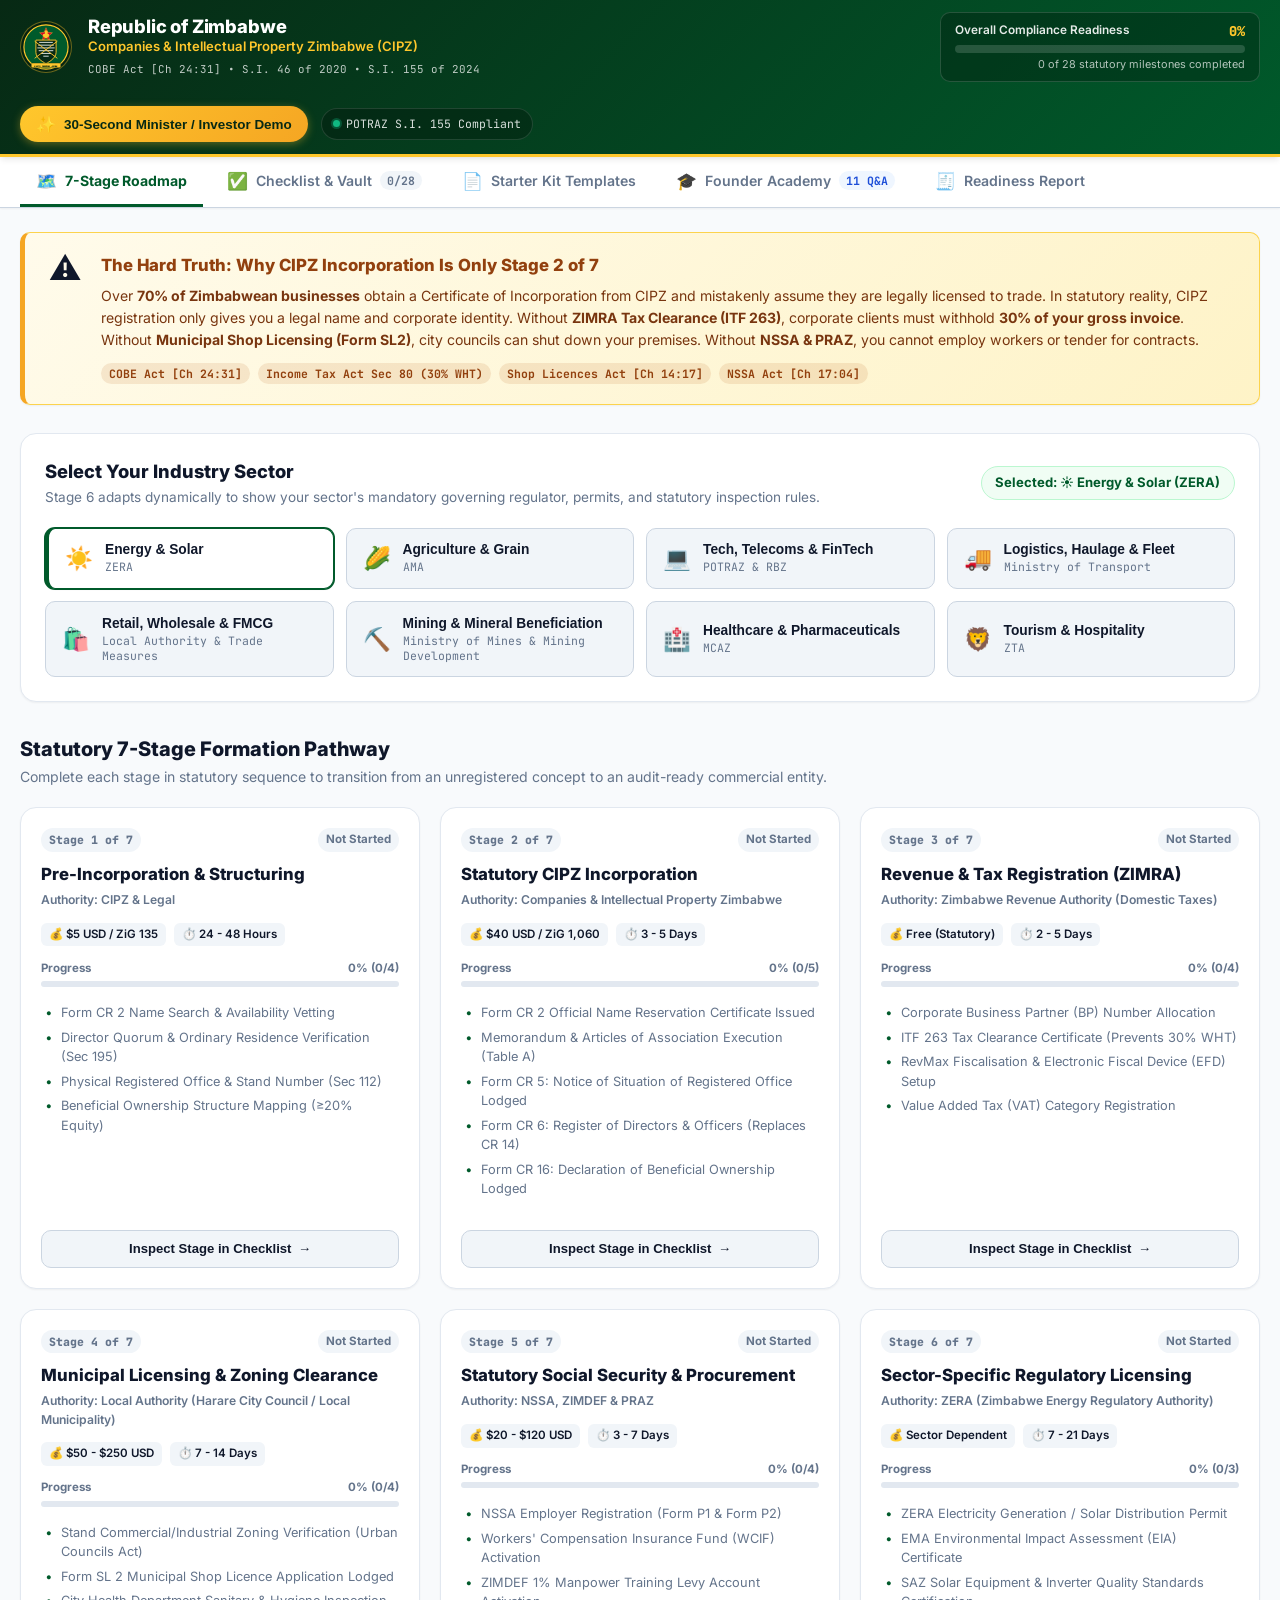
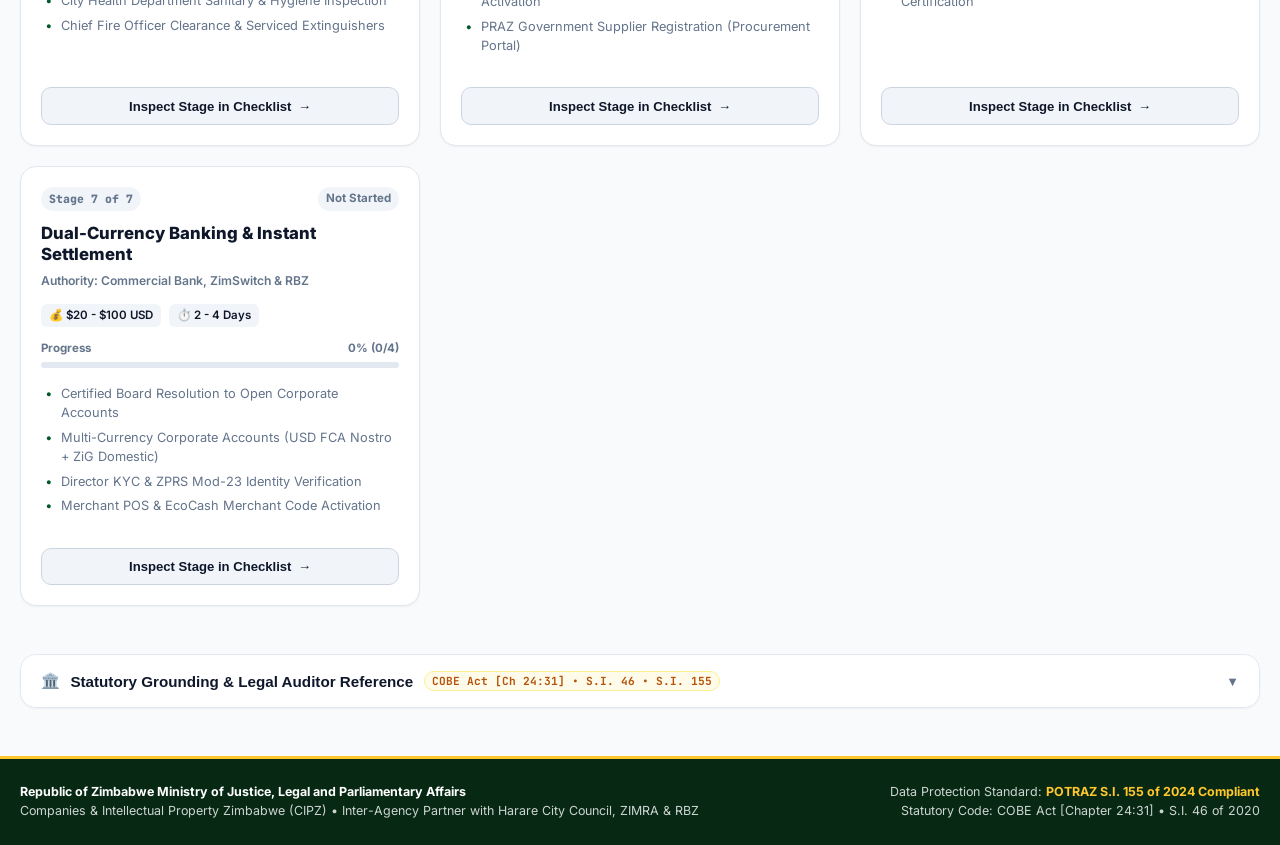
<file: index.html>
<!DOCTYPE html>
<html lang="en">
<head>
  <meta charset="UTF-8">
  <meta name="viewport" content="width=device-width, initial-scale=1.0">
  <title>Zimbabwe Entrepreneur Launchpad | Official CIPZ Formation & Compliance Co-Pilot</title>
  <meta name="description" content="Official Republic of Zimbabwe Entrepreneur Launchpad. 7-Stage Company Registration & Statutory Compliance Co-Pilot under COBE Act [Ch 24:31], S.I. 46 of 2020, ZIMRA, Municipal Licensing, and S.I. 155 of 2024.">
  <link rel="stylesheet" href="style.css">
  <link rel="preconnect" href="https://fonts.googleapis.com">
  <link rel="preconnect" href="https://fonts.gstatic.com" crossorigin>
  <link href="https://fonts.googleapis.com/css2?family=Inter:wght@400;500;600;700;800&family=JetBrains+Mono:wght@400;500;600;700&display=swap" rel="stylesheet">
</head>
<body>

  <!-- Official Top Government Header -->
  <header class="gov-top-banner">
    <div class="banner-inner">
      <div class="brand-block">
        <div class="crest-vector-wrapper" title="Republic of Zimbabwe Official Emblem">
          <!-- Official Republic of Zimbabwe Coat of Arms Vector Badge -->
          <svg class="crest-svg" viewBox="0 0 100 100" fill="none" xmlns="http://www.w3.org/2000/svg" aria-label="Zimbabwe Coat of Arms">
            <circle cx="50" cy="50" r="48" fill="#005A2B" stroke="#FFC72C" stroke-width="2.5"/>
            <path d="M50 8 L54 18 L64 19 L56 26 L58 36 L50 30 L42 36 L44 26 L36 19 L46 18 Z" fill="#D90429" stroke="#FFC72C" stroke-width="0.8"/>
            <path d="M47 16 C48 13, 52 13, 53 16 C55 18, 54 22, 52 24 C51 25, 49 25, 48 24 Z" fill="#FFC72C"/>
            <path d="M44 22 C47 20, 53 20, 56 22 C58 25, 56 30, 50 31 C44 30, 42 25, 44 22 Z" fill="#FFC72C"/>
            <path d="M28 35 H72 V62 C72 76, 50 86, 50 86 C50 86, 28 76, 28 62 Z" fill="#072914" stroke="#FFC72C" stroke-width="2"/>
            <path d="M36 40 H64 M34 46 H66 M32 52 H68 M35 58 H65 M40 64 H60 M45 70 H55" stroke="#FFFFFF" stroke-width="1.8" stroke-linecap="round"/>
            <line x1="26" y1="74" x2="74" y2="38" stroke="#FFC72C" stroke-width="2" stroke-linecap="round"/>
            <line x1="74" y1="74" x2="26" y2="38" stroke="#FFC72C" stroke-width="2" stroke-linecap="round"/>
            <rect x="18" y="85" width="64" height="10" rx="3" fill="#FFC72C" stroke="#072914" stroke-width="0.8"/>
            <text x="50" y="92.5" font-size="4.2" font-family="'Inter', sans-serif" font-weight="900" fill="#072914" text-anchor="middle" letter-spacing="0.3">UNITY • FREEDOM • WORK</text>
          </svg>
        </div>
        <div class="brand-text">
          <h1>Republic of Zimbabwe</h1>
          <div class="brand-subtitle">Companies & Intellectual Property Zimbabwe (CIPZ)</div>
          <span class="statutory-tag">COBE Act [Ch 24:31] • S.I. 46 of 2020 • S.I. 155 of 2024</span>
        </div>
      </div>

      <div class="header-center-meter">
        <div class="meter-label-row">
          <span class="meter-title">Overall Compliance Readiness</span>
          <span class="meter-percent" id="headerPercentText">0%</span>
        </div>
        <div class="meter-bar-track">
          <div class="meter-bar-fill" id="headerProgressBar" style="width: 0%;"></div>
        </div>
        <div class="meter-sub-label" id="headerSubLabel">0 of 28 statutory milestones completed</div>
      </div>

      <div class="header-actions">
        <!-- 30-Second Executive Demo Button -->
        <button type="button" class="btn-exec-demo" id="execDemoBtn" title="Launch automated 30-second presentation for Ministers and Investors">
          <span class="sparkle-icon">✨</span>
          <span>30-Second Minister / Investor Demo</span>
        </button>

        <div class="security-badge-header">
          <span class="pulse-dot"></span>
          <span>POTRAZ S.I. 155 Compliant</span>
        </div>
      </div>
    </div>
  </header>

  <!-- Navigation Tabs Bar -->
  <nav class="portal-tabs-nav" aria-label="Portal Navigation Tabs">
    <div class="tabs-container">
      <button type="button" class="tab-btn active" data-tab="roadmap" id="tabBtnRoadmap">
        <span class="tab-icon">🗺️</span>
        <span class="tab-label">7-Stage Roadmap</span>
      </button>
      <button type="button" class="tab-btn" data-tab="checklist" id="tabBtnChecklist">
        <span class="tab-icon">✅</span>
        <span class="tab-label">Checklist & Vault</span>
        <span class="tab-badge" id="tabChecklistBadge">0/28</span>
      </button>
      <button type="button" class="tab-btn" data-tab="templates" id="tabBtnTemplates">
        <span class="tab-icon">📄</span>
        <span class="tab-label">Starter Kit Templates</span>
      </button>
      <button type="button" class="tab-btn" data-tab="academy" id="tabBtnAcademy">
        <span class="tab-icon">🎓</span>
        <span class="tab-label">Founder Academy</span>
        <span class="tab-badge info">11 Q&amp;A</span>
      </button>
      <button type="button" class="tab-btn" data-tab="report" id="tabBtnReport">
        <span class="tab-icon">🧾</span>
        <span class="tab-label">Readiness Report</span>
      </button>
    </div>
  </nav>

  <!-- Executive Demo Controller Bar (Displays during presentation mode) -->
  <aside class="demo-controller-bar" id="demoControllerBar" style="display: none;">
    <div class="demo-controller-inner">
      <div class="demo-title-area">
        <span class="demo-live-pill">LIVE EXECUTIVE DEMO</span>
        <span class="demo-status-text" id="demoStatusText">Step 1: Inspecting 7-Stage Formation Roadmap</span>
      </div>
      <div class="demo-step-track">
        <span class="demo-dot" id="dot1"></span>
        <span class="demo-dot" id="dot2"></span>
        <span class="demo-dot" id="dot3"></span>
        <span class="demo-dot" id="dot4"></span>
        <span class="demo-dot" id="dot5"></span>
      </div>
      <div class="demo-controls-group">
        <button type="button" class="btn-ctrl" id="btnPauseDemo">⏸️ Pause</button>
        <button type="button" class="btn-ctrl" id="btnFastForward">⏭️ Jump to Report</button>
        <button type="button" class="btn-ctrl btn-ctrl-stop" id="btnExitDemo">✕ Exit Demo</button>
      </div>
    </div>
  </aside>

  <!-- Main Content Container -->
  <main class="main-content-area">

    <!-- ================================================================= -->
    <!-- SECTION 1: 🗺️ 7-STAGE ROADMAP -->
    <!-- ================================================================= -->
    <section class="tab-section active" id="sectionRoadmap">
      
      <!-- Reality Check Warning Callout -->
      <div class="reality-check-callout">
        <div class="callout-icon">⚠️</div>
        <div class="callout-content">
          <h4>The Hard Truth: Why CIPZ Incorporation Is Only Stage 2 of 7</h4>
          <p>
            Over <strong>70% of Zimbabwean businesses</strong> obtain a Certificate of Incorporation from CIPZ and mistakenly assume they are legally licensed to trade. In statutory reality, CIPZ registration only gives you a legal name and corporate identity. Without <strong>ZIMRA Tax Clearance (ITF 263)</strong>, corporate clients must withhold <strong>30% of your gross invoice</strong>. Without <strong>Municipal Shop Licensing (Form SL2)</strong>, city councils can shut down your premises. Without <strong>NSSA &amp; PRAZ</strong>, you cannot employ workers or tender for contracts.
          </p>
          <div class="callout-meta-tags">
            <span class="pill-tag">COBE Act [Ch 24:31]</span>
            <span class="pill-tag">Income Tax Act Sec 80 (30% WHT)</span>
            <span class="pill-tag">Shop Licences Act [Ch 14:17]</span>
            <span class="pill-tag">NSSA Act [Ch 17:04]</span>
          </div>
        </div>
      </div>

      <!-- Sector Selector Bar -->
      <div class="sector-selection-card">
        <div class="sector-header-flex">
          <div>
            <h3>Select Your Industry Sector</h3>
            <p>Stage 6 adapts dynamically to show your sector's mandatory governing regulator, permits, and statutory inspection rules.</p>
          </div>
          <div class="sector-badge-current" id="activeSectorLabel">
            Selected: ☀️ Energy &amp; Solar (ZERA)
          </div>
        </div>

        <div class="sector-pills-grid" id="sectorPillsGrid">
          <!-- Dynamically populated via app.js -->
        </div>
      </div>

      <!-- 7-Stage Dynamic Roadmap Grid -->
      <div class="roadmap-stages-header">
        <h3>Statutory 7-Stage Formation Pathway</h3>
        <p>Complete each stage in statutory sequence to transition from an unregistered concept to an audit-ready commercial entity.</p>
      </div>

      <div class="roadmap-stages-grid" id="roadmapStagesGrid">
        <!-- Dynamically rendered via app.js -->
      </div>

    </section>

    <!-- ================================================================= -->
    <!-- SECTION 2: ✅ CHECKLIST & DOCUMENT VAULT -->
    <!-- ================================================================= -->
    <section class="tab-section" id="sectionChecklist">
      
      <!-- Vault Controls Bar -->
      <div class="checklist-controls-card">
        <div class="checklist-controls-top">
          <div class="search-box-wrapper">
            <span class="search-icon">🔍</span>
            <input 
              type="text" 
              id="checklistSearchInput" 
              class="checklist-search-input" 
              placeholder="Search requirements, statutes, forms (e.g. CR6, ZIMRA, ITF 263, NSSA)..."
            >
            <button type="button" class="btn-clear-search" id="btnClearSearch" style="display:none;">✕</button>
          </div>

          <div class="vault-stats-display">
            <div class="vstat-block">
              <span class="vstat-num" id="vaultCompletedCount">0/28</span>
              <span class="vstat-label">Milestones Cleared</span>
            </div>
            <div class="vstat-block">
              <span class="vstat-num" id="vaultFilesCount">0</span>
              <span class="vstat-label">Documents Vaulted</span>
            </div>
          </div>
        </div>

        <!-- Filter Tabs / Pills by Stage -->
        <div class="stage-filter-pills" id="stageFilterPills">
          <button type="button" class="sfilter-pill active" data-stage="all">All Stages (28)</button>
          <button type="button" class="sfilter-pill" data-stage="1">Stage 1: Pre-Inc (4)</button>
          <button type="button" class="sfilter-pill" data-stage="2">Stage 2: CIPZ (5)</button>
          <button type="button" class="sfilter-pill" data-stage="3">Stage 3: ZIMRA (4)</button>
          <button type="button" class="sfilter-pill" data-stage="4">Stage 4: Municipal (4)</button>
          <button type="button" class="sfilter-pill" data-stage="5">Stage 5: NSSA/PRAZ (4)</button>
          <button type="button" class="sfilter-pill" data-stage="6">Stage 6: Sector (3)</button>
          <button type="button" class="sfilter-pill" data-stage="7">Stage 7: Banking (4)</button>
        </div>
      </div>

      <!-- Checklist Items Container -->
      <div class="checklist-items-container" id="checklistItemsContainer">
        <!-- Rendered dynamically by app.js -->
      </div>

    </section>

    <!-- ================================================================= -->
    <!-- SECTION 3: 📄 STARTER KIT TEMPLATES -->
    <!-- ================================================================= -->
    <section class="tab-section" id="sectionTemplates">
      
      <div class="templates-hero-banner">
        <div>
          <h3>Zimbabwe Legal Starter Kit Templates</h3>
          <p>
            Lawyer-vetted, production-grade text templates formatted specifically for Zimbabwe's Companies and Other Business Entities Act [Chapter 24:31], S.I. 46 of 2020, and local municipal bylaws. Copy or download ready to insert your company details.
          </p>
        </div>
        <div class="templates-count-badge">8 Statutory Templates Ready</div>
      </div>

      <div class="templates-grid" id="templatesGrid">
        <!-- Dynamically rendered via app.js -->
      </div>

    </section>

    <!-- ================================================================= -->
    <!-- SECTION 4: 🎓 FOUNDER ACADEMY -->
    <!-- ================================================================= -->
    <section class="tab-section" id="sectionAcademy">
      
      <div class="academy-hero-banner">
        <div>
          <h3>Founder Academy: Zimbabwe Compliance in Plain English</h3>
          <p>
            Answers to the 11 most dangerous legal, tax, and licensing misconceptions that trip up Zimbabwean entrepreneurs, grounded strictly in statutory legislation.
          </p>
        </div>
        <div class="academy-badge-tag">11 Essential Questions Answered</div>
      </div>

      <div class="academy-accordion-container" id="academyAccordionContainer">
        <!-- Dynamically populated via app.js -->
      </div>

    </section>

    <!-- ================================================================= -->
    <!-- SECTION 5: 🧾 READINESS REPORT -->
    <!-- ================================================================= -->
    <section class="tab-section" id="sectionReport">
      
      <div class="report-container" id="printableReport">
        
        <!-- Report Header Bar -->
        <div class="report-official-header">
          <div class="report-header-left">
            <div class="report-crest-mini">🇿🇼</div>
            <div>
              <h3>Official Statutory Readiness Report</h3>
              <p>Republic of Zimbabwe Unified Business Formation Assessment</p>
              <span class="report-date" id="reportGeneratedDate">Generated: 06 October 2026</span>
            </div>
          </div>
          <div class="report-header-actions no-print">
            <button type="button" class="btn-primary-action btn-print-report" id="btnPrintReport">
              <span>🖨️</span>
              <span>Print Official Report</span>
            </button>
            <button type="button" class="btn-secondary" id="btnCopyReportSummary">
              <span>📋</span>
              <span>Copy Summary</span>
            </button>
            <button type="button" class="btn-secondary btn-danger-action" id="btnResetAllData">
              <span>🔄</span>
              <span>Reset Progress</span>
            </button>
          </div>
        </div>

        <!-- Scorecard Summary Cards Grid -->
        <div class="report-scorecard-grid">
          <div class="scorecard-main-card">
            <div class="score-circle-wrapper">
              <svg class="score-circle-svg" viewBox="0 0 100 100">
                <circle cx="50" cy="50" r="42" class="score-circle-bg"/>
                <circle cx="50" cy="50" r="42" class="score-circle-meter" id="reportScoreCircle" stroke-dasharray="264" stroke-dashoffset="264"/>
              </svg>
              <div class="score-circle-text">
                <span class="score-val" id="reportScoreVal">0%</span>
                <span class="score-sub">COMPLIANCE</span>
              </div>
            </div>
            <div class="score-desc-block">
              <div class="score-status-badge" id="reportStatusBadge">Pre-Trading / Initial Phase</div>
              <h4 id="reportEntityTitle">Entity Formation Assessment</h4>
              <p id="reportStatusSummary">
                Your company is in the preliminary structuring phase. Critical statutory steps including CIPZ registration, ZIMRA tax clearance, and municipal licensing remain outstanding.
              </p>
            </div>
          </div>

          <div class="scorecard-stats-subgrid">
            <div class="sstat-card">
              <div class="sstat-icon">🗺️</div>
              <div class="sstat-data">
                <span class="sstat-number" id="repStatStages">0 / 7</span>
                <span class="sstat-desc">Stages Fully Completed</span>
              </div>
            </div>
            <div class="sstat-card">
              <div class="sstat-icon">✅</div>
              <div class="sstat-data">
                <span class="sstat-number" id="repStatMilestones">0 / 28</span>
                <span class="sstat-desc">Milestones Cleared</span>
              </div>
            </div>
            <div class="sstat-card">
              <div class="sstat-icon">🔒</div>
              <div class="sstat-data">
                <span class="sstat-number" id="repStatVaulted">0 / 10</span>
                <span class="sstat-desc">Documents in Vault</span>
              </div>
            </div>
            <div class="sstat-card">
              <div class="sstat-icon">⚖️</div>
              <div class="sstat-data">
                <span class="sstat-number" id="repStatSector">Energy (ZERA)</span>
                <span class="sstat-desc">Active Sector Regime</span>
              </div>
            </div>
          </div>
        </div>

        <!-- Stage-by-Stage Breakdown Table -->
        <div class="report-section-card">
          <h4>Stage-by-Stage Compliance Breakdown</h4>
          <div class="stage-breakdown-list" id="reportStageBreakdownList">
            <!-- Dynamically populated via app.js -->
          </div>
        </div>

        <!-- Critical Outstanding Blockers Callout -->
        <div class="report-section-card" id="reportBlockersCard">
          <h4>⚠️ Outstanding Compliance Blockers</h4>
          <p class="section-subtext">Address these items prior to opening doors or submitting invoices to avoid severe statutory penalties.</p>
          <div class="blockers-list" id="reportBlockersList">
            <!-- Dynamically populated via app.js -->
          </div>
        </div>

        <!-- Pre-Generated Official CIPZ Forms Link Box -->
        <div class="report-section-card official-forms-box">
          <h4>Official Statutory Demonstration Forms (S.I. 46 of 2020)</h4>
          <p class="section-subtext">
            Standard statutory returns assembled under the Companies and Other Business Entities Act [Chapter 24:31]:
          </p>
          <div class="pdf-links-row">
            <a href="generated_forms/CR2_name_reservation_vanguard_agro-logist.pdf" target="_blank" download class="rep-pdf-link">
              <span>📄</span> Form CR 2: Name Reservation
            </a>
            <a href="generated_forms/CR5_registered_office_vanguard_agro-logist.pdf" target="_blank" download class="rep-pdf-link">
              <span>📍</span> Form CR 5: Registered Office
            </a>
            <a href="generated_forms/CR6_directors_officers_vanguard_agro-logist.pdf" target="_blank" download class="rep-pdf-link">
              <span>👥</span> Form CR 6: Directors &amp; Officers
            </a>
            <a href="generated_forms/CR16_beneficial_ownership_vanguard_agro-logist.pdf" target="_blank" download class="rep-pdf-link">
              <span>🛡️</span> Form CR 16: Beneficial Ownership
            </a>
          </div>
        </div>

      </div>

    </section>

    <!-- ================================================================= -->
    <!-- EXPANDABLE STATUTORY DRAWER (LEGAL AUDITOR MODE) -->
    <!-- ================================================================= -->
    <section class="statutory-drawer-container">
      <button type="button" class="drawer-header-btn" id="drawerToggleBtn" aria-expanded="false">
        <div class="drawer-title-group">
          <span>🏛️</span>
          <span>Statutory Grounding &amp; Legal Auditor Reference</span>
          <span class="drawer-badge">COBE Act [Ch 24:31] • S.I. 46 • S.I. 155</span>
        </div>
        <span class="drawer-toggle-icon" id="drawerToggleIcon">▼</span>
      </button>

      <div class="drawer-content" id="drawerContent" style="display: none;">
        <div class="statutory-grid">
          
          <article class="statutory-article">
            <h5>COBE Act [Chapter 24:31] &amp; S.I. 46 of 2020</h5>
            <p>Every milestone in this launchpad strictly satisfies Zimbabwe's statutory corporate framework:</p>
            <ul>
              <li><strong>Section 26:</strong> Form CR 2 name search and reservation vetting with CIPZ.</li>
              <li><strong>Section 112:</strong> Form CR 5 mandatory physical registered office in Zimbabwe.</li>
              <li><strong>Section 195:</strong> Form CR 6 requirement of &ge;2 directors, with &ge;1 ordinarily resident in Zimbabwe.</li>
              <li><strong>Section 216:</strong> Mandatory appointment of a registered company secretary.</li>
              <li><strong>Section 276:</strong> Form CR 16 Beneficial Ownership declaration (&ge;20% equity or voting control).</li>
            </ul>
          </article>

          <article class="statutory-article">
            <h5>Income Tax Act [Chapter 23:06] &amp; ZIMRA</h5>
            <p>Statutory protection against the 30% withholding penalty:</p>
            <ul>
              <li><strong>Section 80:</strong> Payers must deduct 30% from invoices of unregistered suppliers lacking valid ITF 263.</li>
              <li><strong>Corporate BP Number:</strong> Mandatory linkage of Directors' Mod-23 IDs to Domestic Taxes division.</li>
              <li><strong>RevMax Fiscalisation:</strong> Real-time electronic fiscal device (EFD) registration for VAT compliance.</li>
            </ul>
          </article>

          <article class="statutory-article">
            <h5>Cyber &amp; Data Protection Act [Chapter 12:07]</h5>
            <p>Complies with POTRAZ Statutory Instrument 155 of 2024 (Data Protection Regulations):</p>
            <ul>
              <li><strong>Zero Plaintext Storage:</strong> Citizen ID numbers and sensitive credentials use authenticated <span class="code-pill">AES-256-GCM</span> encryption.</li>
              <li><strong>Blind Indexing:</strong> Search queries use HMAC-SHA256 blind indexing to prevent enumeration attacks.</li>
              <li><strong>Statutory Retention:</strong> Vault documents are stored locally and encrypted per Data Controller standards.</li>
            </ul>
          </article>

          <article class="statutory-article">
            <h5>Local Municipal &amp; Multi-Agency Clearance</h5>
            <p>Inter-agency compliance rules for trading premises and labor:</p>
            <ul>
              <li><strong>Shop Licences Act [Ch 14:17]:</strong> Form SL 2 application to Local Authority (e.g. Harare City Council).</li>
              <li><strong>Urban Councils Act [Ch 29:15]:</strong> Commercial &amp; Industrial zoning clearance (Town Planning IND/COM).</li>
              <li><strong>NSSA Act [Ch 17:04]:</strong> Mandatory social security registration within 30 days of hiring first staff.</li>
            </ul>
          </article>

        </div>
      </div>
    </section>

  </main>

  <!-- Portal Footer -->
  <footer class="portal-footer">
    <div class="footer-inner">
      <div class="footer-left">
        <p><strong>Republic of Zimbabwe Ministry of Justice, Legal and Parliamentary Affairs</strong></p>
        <p>Companies &amp; Intellectual Property Zimbabwe (CIPZ) • Inter-Agency Partner with Harare City Council, ZIMRA &amp; RBZ</p>
      </div>
      <div class="footer-right">
        <p>Data Protection Standard: <strong>POTRAZ S.I. 155 of 2024 Compliant</strong></p>
        <p>Statutory Code: COBE Act [Chapter 24:31] • S.I. 46 of 2020</p>
      </div>
    </div>
  </footer>

  <!-- Toast Notification Container -->
  <div class="toast-container" id="toastContainer" aria-live="polite"></div>

  <!-- Main JavaScript App -->
  <script src="app.js"></script>
</body>
</html>
</file>
<file: style.css>
/* =====================================================================
   ZIMBABWE ENTREPRENEUR LAUNCHPAD - STYLESHEET
   Statutory Compliance: COBE Act [Ch 24:31], S.I. 46 of 2020, S.I. 155 of 2024
   Palette: Zimbabwe Emerald Green (#005a2b), National Gold (#ffc72c),
            Slate Dark (#0f172a), Crimson (#d90429), Crisp White (#ffffff)
===================================================================== */

:root {
  --zim-green: #005a2b;
  --zim-green-deep: #072914;
  --zim-green-light: #0c6834;
  --zim-green-subtle: #f0fdf4;
  --zim-green-border: #bbf7d0;

  --zim-gold: #ffc72c;
  --zim-gold-ochre: #f5a623;
  --zim-gold-deep: #b45309;
  --zim-gold-subtle: #fffbeb;
  --zim-gold-border: #fef08a;

  --zim-red: #d90429;
  --zim-red-subtle: #fef2f2;
  --zim-red-border: #fecaca;

  --bg-main: #f8fafc;
  --bg-card: #ffffff;
  --bg-card-alt: #f1f5f9;

  --text-main: #0f172a;
  --text-muted: #64748b;
  --text-light: #94a3b8;

  --border-light: #e2e8f0;
  --border-medium: #cbd5e1;

  --radius-sm: 6px;
  --radius-md: 10px;
  --radius-lg: 16px;
  --radius-xl: 20px;
  --radius-full: 9999px;

  --shadow-sm: 0 1px 2px 0 rgba(0, 0, 0, 0.05);
  --shadow-md: 0 4px 6px -1px rgba(0, 0, 0, 0.08), 0 2px 4px -2px rgba(0, 0, 0, 0.05);
  --shadow-lg: 0 10px 15px -3px rgba(0, 0, 0, 0.08), 0 4px 6px -4px rgba(0, 0, 0, 0.05);
  --shadow-xl: 0 20px 25px -5px rgba(0, 0, 0, 0.1), 0 8px 10px -6px rgba(0, 0, 0, 0.05);

  --font-sans: 'Inter', -apple-system, BlinkMacSystemFont, 'Segoe UI', Roboto, sans-serif;
  --font-mono: 'JetBrains Mono', SFMono-Regular, Menlo, Monaco, Consolas, monospace;
}

/* Base Resets */
*, *::before, *::after {
  box-sizing: border-box;
  margin: 0;
  padding: 0;
}

body {
  font-family: var(--font-sans);
  background-color: var(--bg-main);
  color: var(--text-main);
  line-height: 1.5;
  -webkit-font-smoothing: antialiased;
  min-height: 100vh;
  display: flex;
  flex-direction: column;
}

/* =====================================================================
   TOP GOVERNMENT BANNER & HEADER
===================================================================== */
.gov-top-banner {
  background: linear-gradient(135deg, var(--zim-green-deep) 0%, var(--zim-green) 100%);
  color: #ffffff;
  border-bottom: 3px solid var(--zim-gold);
  box-shadow: var(--shadow-md);
  position: sticky;
  top: 0;
  z-index: 100;
}

.banner-inner {
  max-width: 1320px;
  margin: 0 auto;
  padding: 0.75rem 1.25rem;
  display: flex;
  align-items: center;
  justify-content: space-between;
  gap: 1.5rem;
  flex-wrap: wrap;
}

.brand-block {
  display: flex;
  align-items: center;
  gap: 1rem;
}

.crest-vector-wrapper {
  width: 52px;
  height: 52px;
  flex-shrink: 0;
  background: rgba(0, 0, 0, 0.2);
  border-radius: var(--radius-full);
  padding: 2px;
  display: flex;
  align-items: center;
  justify-content: center;
  border: 1px solid rgba(255, 199, 44, 0.4);
}

.crest-svg {
  width: 100%;
  height: 100%;
  display: block;
}

.brand-text h1 {
  font-size: 1.15rem;
  font-weight: 800;
  letter-spacing: -0.01em;
  color: #ffffff;
  line-height: 1.2;
}

.brand-subtitle {
  font-size: 0.82rem;
  color: var(--zim-gold);
  font-weight: 600;
  line-height: 1.2;
  margin-top: 2px;
}

.statutory-tag {
  display: inline-block;
  font-size: 0.68rem;
  font-family: var(--font-mono);
  color: rgba(255, 255, 255, 0.75);
  margin-top: 3px;
}

/* Header Center Readiness Meter */
.header-center-meter {
  flex: 1;
  max-width: 320px;
  min-width: 220px;
  background: rgba(0, 0, 0, 0.25);
  border: 1px solid rgba(255, 255, 255, 0.15);
  border-radius: var(--radius-md);
  padding: 0.5rem 0.85rem;
}

.meter-label-row {
  display: flex;
  justify-content: space-between;
  align-items: center;
  margin-bottom: 4px;
}

.meter-title {
  font-size: 0.74rem;
  font-weight: 600;
  color: rgba(255, 255, 255, 0.9);
}

.meter-percent {
  font-size: 0.85rem;
  font-weight: 800;
  font-family: var(--font-mono);
  color: var(--zim-gold);
}

.meter-bar-track {
  width: 100%;
  height: 8px;
  background: rgba(255, 255, 255, 0.15);
  border-radius: var(--radius-full);
  overflow: hidden;
}

.meter-bar-fill {
  height: 100%;
  background: linear-gradient(90deg, var(--zim-gold) 0%, #10b981 100%);
  border-radius: var(--radius-full);
  transition: width 0.4s ease;
}

.meter-sub-label {
  font-size: 0.68rem;
  color: rgba(255, 255, 255, 0.7);
  margin-top: 3px;
  text-align: right;
}

/* Header Actions */
.header-actions {
  display: flex;
  align-items: center;
  gap: 0.85rem;
}

.btn-exec-demo {
  display: inline-flex;
  align-items: center;
  gap: 0.5rem;
  background: linear-gradient(135deg, var(--zim-gold) 0%, var(--zim-gold-ochre) 100%);
  color: var(--zim-green-deep);
  border: none;
  font-weight: 700;
  font-size: 0.84rem;
  padding: 0.55rem 1rem;
  border-radius: var(--radius-full);
  cursor: pointer;
  box-shadow: 0 2px 8px rgba(255, 199, 44, 0.35);
  transition: all 0.2s ease;
}

.btn-exec-demo:hover {
  transform: translateY(-1px);
  box-shadow: 0 4px 12px rgba(255, 199, 44, 0.5);
  background: linear-gradient(135deg, #ffd452 0%, #ffb638 100%);
}

.sparkle-icon {
  font-size: 1rem;
}

.security-badge-header {
  display: inline-flex;
  align-items: center;
  gap: 0.4rem;
  font-size: 0.72rem;
  font-family: var(--font-mono);
  color: rgba(255, 255, 255, 0.85);
  background: rgba(0, 0, 0, 0.25);
  padding: 0.4rem 0.65rem;
  border-radius: var(--radius-full);
  border: 1px solid rgba(255, 255, 255, 0.12);
}

.pulse-dot {
  width: 7px;
  height: 7px;
  background-color: #10b981;
  border-radius: 50%;
  box-shadow: 0 0 0 2px rgba(16, 185, 129, 0.3);
  animation: pulse 2s infinite;
}

@keyframes pulse {
  0% { transform: scale(0.95); box-shadow: 0 0 0 0 rgba(16, 185, 129, 0.7); }
  70% { transform: scale(1); box-shadow: 0 0 0 6px rgba(16, 185, 129, 0); }
  100% { transform: scale(0.95); box-shadow: 0 0 0 0 rgba(16, 185, 129, 0); }
}

/* =====================================================================
   PORTAL TABS NAVIGATION
===================================================================== */
.portal-tabs-nav {
  background: #ffffff;
  border-bottom: 1px solid var(--border-medium);
  box-shadow: var(--shadow-sm);
  position: sticky;
  top: 71px;
  z-index: 90;
}

.tabs-container {
  max-width: 1320px;
  margin: 0 auto;
  padding: 0 1.25rem;
  display: flex;
  gap: 0.5rem;
  overflow-x: auto;
  scrollbar-width: none;
}

.tabs-container::-webkit-scrollbar {
  display: none;
}

.tab-btn {
  display: inline-flex;
  align-items: center;
  gap: 0.5rem;
  padding: 0.85rem 1rem;
  background: transparent;
  border: none;
  border-bottom: 3px solid transparent;
  color: var(--text-muted);
  font-family: var(--font-sans);
  font-size: 0.88rem;
  font-weight: 600;
  cursor: pointer;
  white-space: nowrap;
  transition: all 0.2s ease;
}

.tab-btn:hover {
  color: var(--zim-green);
  background-color: var(--bg-main);
}

.tab-btn.active {
  color: var(--zim-green);
  border-bottom-color: var(--zim-green);
  font-weight: 700;
}

.tab-icon {
  font-size: 1.05rem;
}

.tab-badge {
  font-size: 0.72rem;
  font-family: var(--font-mono);
  background: var(--bg-card-alt);
  color: var(--text-muted);
  padding: 2px 7px;
  border-radius: var(--radius-full);
  font-weight: 700;
}

.tab-btn.active .tab-badge {
  background: var(--zim-green-subtle);
  color: var(--zim-green);
}

.tab-badge.info {
  background: #eff6ff;
  color: #1d4ed8;
}

/* =====================================================================
   DEMO CONTROLLER BAR
===================================================================== */
.demo-controller-bar {
  background: linear-gradient(90deg, #1e293b 0%, #0f172a 100%);
  color: #ffffff;
  border-bottom: 2px solid var(--zim-gold);
  padding: 0.65rem 1.25rem;
  box-shadow: var(--shadow-md);
  animation: slideDown 0.3s ease;
}

@keyframes slideDown {
  from { transform: translateY(-100%); opacity: 0; }
  to { transform: translateY(0); opacity: 1; }
}

.demo-controller-inner {
  max-width: 1320px;
  margin: 0 auto;
  display: flex;
  align-items: center;
  justify-content: space-between;
  gap: 1rem;
  flex-wrap: wrap;
}

.demo-title-area {
  display: flex;
  align-items: center;
  gap: 0.75rem;
}

.demo-live-pill {
  font-size: 0.68rem;
  font-weight: 800;
  background: var(--zim-red);
  color: #ffffff;
  padding: 2px 8px;
  border-radius: var(--radius-full);
  letter-spacing: 0.05em;
  animation: blinkLive 1.5s infinite;
}

@keyframes blinkLive {
  0%, 100% { opacity: 1; }
  50% { opacity: 0.6; }
}

.demo-status-text {
  font-size: 0.84rem;
  font-weight: 600;
  color: #e2e8f0;
}

.demo-step-track {
  display: flex;
  align-items: center;
  gap: 0.4rem;
}

.demo-dot {
  width: 10px;
  height: 10px;
  border-radius: 50%;
  background: rgba(255, 255, 255, 0.25);
  transition: all 0.3s ease;
}

.demo-dot.active {
  background: var(--zim-gold);
  box-shadow: 0 0 8px var(--zim-gold);
  transform: scale(1.2);
}

.demo-dot.completed {
  background: #10b981;
}

.demo-controls-group {
  display: flex;
  align-items: center;
  gap: 0.5rem;
}

.btn-ctrl {
  background: rgba(255, 255, 255, 0.12);
  border: 1px solid rgba(255, 255, 255, 0.2);
  color: #ffffff;
  font-size: 0.76rem;
  font-weight: 600;
  padding: 0.35rem 0.75rem;
  border-radius: var(--radius-sm);
  cursor: pointer;
  transition: all 0.2s ease;
}

.btn-ctrl:hover {
  background: rgba(255, 255, 255, 0.22);
}

.btn-ctrl-stop {
  background: rgba(217, 4, 41, 0.3);
  border-color: rgba(217, 4, 41, 0.5);
  color: #fca5a5;
}

.btn-ctrl-stop:hover {
  background: var(--zim-red);
  color: #ffffff;
}

/* =====================================================================
   MAIN CONTENT & TAB SECTIONS
===================================================================== */
.main-content-area {
  max-width: 1320px;
  width: 100%;
  margin: 1.5rem auto 3rem;
  padding: 0 1.25rem;
  flex: 1;
}

.tab-section {
  display: none;
  animation: fadeIn 0.25s ease;
}

.tab-section.active {
  display: block;
}

@keyframes fadeIn {
  from { opacity: 0; transform: translateY(6px); }
  to { opacity: 1; transform: translateY(0); }
}

/* =====================================================================
   SECTION 1: ROADMAP & REALITY CHECK
===================================================================== */
.reality-check-callout {
  background: linear-gradient(135deg, #fffbeb 0%, #fef3c7 100%);
  border: 1px solid #fcd34d;
  border-left: 5px solid var(--zim-gold-ochre);
  border-radius: var(--radius-md);
  padding: 1.25rem 1.5rem;
  margin-bottom: 1.75rem;
  display: flex;
  gap: 1.25rem;
  box-shadow: var(--shadow-sm);
}

.callout-icon {
  font-size: 2rem;
  line-height: 1;
  flex-shrink: 0;
}

.callout-content h4 {
  font-size: 1.05rem;
  font-weight: 800;
  color: #92400e;
  margin-bottom: 0.4rem;
}

.callout-content p {
  font-size: 0.88rem;
  color: #78350f;
  line-height: 1.55;
  margin-bottom: 0.75rem;
}

.callout-meta-tags {
  display: flex;
  flex-wrap: wrap;
  gap: 0.5rem;
}

.pill-tag {
  font-size: 0.72rem;
  font-family: var(--font-mono);
  font-weight: 700;
  background: rgba(180, 83, 9, 0.12);
  color: #92400e;
  padding: 2px 8px;
  border-radius: var(--radius-full);
}

/* Sector Selection Card */
.sector-selection-card {
  background: var(--bg-card);
  border: 1px solid var(--border-light);
  border-radius: var(--radius-lg);
  padding: 1.5rem;
  margin-bottom: 2rem;
  box-shadow: var(--shadow-sm);
}

.sector-header-flex {
  display: flex;
  justify-content: space-between;
  align-items: center;
  gap: 1rem;
  flex-wrap: wrap;
  margin-bottom: 1.25rem;
}

.sector-header-flex h3 {
  font-size: 1.15rem;
  font-weight: 800;
  color: var(--text-main);
}

.sector-header-flex p {
  font-size: 0.85rem;
  color: var(--text-muted);
  margin-top: 2px;
}

.sector-badge-current {
  font-size: 0.82rem;
  font-weight: 700;
  background: var(--zim-green-subtle);
  color: var(--zim-green);
  border: 1px solid var(--zim-green-border);
  padding: 0.4rem 0.85rem;
  border-radius: var(--radius-full);
}

.sector-pills-grid {
  display: grid;
  grid-template-columns: repeat(auto-fill, minmax(240px, 1fr));
  gap: 0.75rem;
}

.sector-pill-btn {
  display: flex;
  align-items: center;
  gap: 0.75rem;
  padding: 0.85rem 1rem;
  background: var(--bg-card-alt);
  border: 1px solid var(--border-medium);
  border-radius: var(--radius-md);
  cursor: pointer;
  text-align: left;
  transition: all 0.2s ease;
}

.sector-pill-btn:hover {
  background: #ffffff;
  border-color: var(--zim-green);
  transform: translateY(-2px);
  box-shadow: var(--shadow-sm);
}

.sector-pill-btn.selected {
  background: #ffffff;
  border-color: var(--zim-green);
  border-left: 4px solid var(--zim-green);
  box-shadow: 0 0 0 1px var(--zim-green), var(--shadow-sm);
}

.sector-pill-icon {
  font-size: 1.4rem;
  flex-shrink: 0;
}

.sector-pill-text {
  display: flex;
  flex-direction: column;
}

.sector-pill-name {
  font-size: 0.86rem;
  font-weight: 700;
  color: var(--text-main);
}

.sector-pill-regulator {
  font-size: 0.72rem;
  color: var(--text-muted);
  font-family: var(--font-mono);
  margin-top: 2px;
}

/* 7-Stage Roadmap Header & Grid */
.roadmap-stages-header {
  margin-bottom: 1.25rem;
}

.roadmap-stages-header h3 {
  font-size: 1.25rem;
  font-weight: 800;
  color: var(--text-main);
}

.roadmap-stages-header p {
  font-size: 0.88rem;
  color: var(--text-muted);
  margin-top: 2px;
}

.roadmap-stages-grid {
  display: grid;
  grid-template-columns: repeat(auto-fill, minmax(360px, 1fr));
  gap: 1.25rem;
}

.stage-card {
  background: var(--bg-card);
  border: 1px solid var(--border-light);
  border-radius: var(--radius-lg);
  padding: 1.25rem;
  box-shadow: var(--shadow-sm);
  display: flex;
  flex-direction: column;
  justify-content: space-between;
  transition: all 0.2s ease;
  position: relative;
  overflow: hidden;
}

.stage-card:hover {
  box-shadow: var(--shadow-md);
  border-color: var(--border-medium);
  transform: translateY(-2px);
}

.stage-card.stage-complete {
  border-color: var(--zim-green-border);
  background: linear-gradient(180deg, #ffffff 0%, var(--zim-green-subtle) 100%);
}

.stage-card-top {
  margin-bottom: 1rem;
}

.stage-badge-row {
  display: flex;
  justify-content: space-between;
  align-items: center;
  margin-bottom: 0.75rem;
}

.stage-num-pill {
  font-size: 0.72rem;
  font-weight: 800;
  font-family: var(--font-mono);
  background: var(--bg-card-alt);
  color: var(--text-muted);
  padding: 3px 8px;
  border-radius: var(--radius-full);
}

.stage-status-badge {
  font-size: 0.72rem;
  font-weight: 700;
  padding: 3px 8px;
  border-radius: var(--radius-full);
}

.stage-status-badge.not-started {
  background: #f1f5f9;
  color: #64748b;
}

.stage-status-badge.in-progress {
  background: var(--zim-gold-subtle);
  color: var(--zim-gold-deep);
  border: 1px solid var(--zim-gold-border);
}

.stage-status-badge.completed {
  background: var(--zim-green-subtle);
  color: var(--zim-green);
  border: 1px solid var(--zim-green-border);
}

.stage-title {
  font-size: 1.05rem;
  font-weight: 800;
  color: var(--text-main);
  line-height: 1.3;
  margin-bottom: 0.35rem;
}

.stage-authority {
  font-size: 0.76rem;
  color: var(--text-muted);
  font-weight: 600;
  margin-bottom: 0.85rem;
}

.stage-meta-row {
  display: flex;
  gap: 0.5rem;
  flex-wrap: wrap;
  margin-bottom: 0.85rem;
}

.stage-meta-chip {
  font-size: 0.72rem;
  background: var(--bg-card-alt);
  color: var(--text-main);
  padding: 3px 8px;
  border-radius: var(--radius-sm);
  font-weight: 600;
}

/* Stage Progress Bar */
.stage-progress-bar-wrap {
  margin-bottom: 1rem;
}

.stage-progress-label {
  display: flex;
  justify-content: space-between;
  font-size: 0.72rem;
  font-weight: 700;
  color: var(--text-muted);
  margin-bottom: 4px;
}

.stage-progress-track {
  width: 100%;
  height: 6px;
  background: var(--border-light);
  border-radius: var(--radius-full);
  overflow: hidden;
}

.stage-progress-fill {
  height: 100%;
  background: var(--zim-green);
  border-radius: var(--radius-full);
  transition: width 0.3s ease;
}

.stage-items-preview {
  list-style: none;
  font-size: 0.8rem;
  color: var(--text-main);
  margin-bottom: 1rem;
}

.stage-items-preview li {
  position: relative;
  padding-left: 1.25rem;
  margin-bottom: 0.35rem;
  color: var(--text-muted);
}

.stage-items-preview li::before {
  content: '•';
  position: absolute;
  left: 0.3rem;
  color: var(--zim-green);
  font-weight: 800;
}

.stage-items-preview li.item-done {
  color: var(--text-main);
  text-decoration: none;
}

.stage-items-preview li.item-done::before {
  content: '✓';
  color: var(--zim-green);
  font-size: 0.75rem;
}

.btn-stage-action {
  width: 100%;
  display: flex;
  align-items: center;
  justify-content: center;
  gap: 0.4rem;
  background: var(--bg-card-alt);
  border: 1px solid var(--border-medium);
  color: var(--text-main);
  font-size: 0.82rem;
  font-weight: 700;
  padding: 0.65rem 1rem;
  border-radius: var(--radius-md);
  cursor: pointer;
  transition: all 0.2s ease;
}

.btn-stage-action:hover {
  background: var(--zim-green);
  color: #ffffff;
  border-color: var(--zim-green);
}

/* =====================================================================
   SECTION 2: CHECKLIST & DOCUMENT VAULT
===================================================================== */
.checklist-controls-card {
  background: var(--bg-card);
  border: 1px solid var(--border-light);
  border-radius: var(--radius-lg);
  padding: 1.25rem;
  margin-bottom: 1.5rem;
  box-shadow: var(--shadow-sm);
}

.checklist-controls-top {
  display: flex;
  align-items: center;
  justify-content: space-between;
  gap: 1.25rem;
  flex-wrap: wrap;
  margin-bottom: 1rem;
}

.search-box-wrapper {
  position: relative;
  flex: 1;
  min-width: 280px;
}

.search-icon {
  position: absolute;
  left: 12px;
  top: 50%;
  transform: translateY(-50%);
  font-size: 0.95rem;
  color: var(--text-muted);
  pointer-events: none;
}

.checklist-search-input {
  width: 100%;
  padding: 0.7rem 2.2rem 0.7rem 2.4rem;
  font-family: var(--font-sans);
  font-size: 0.88rem;
  border: 1px solid var(--border-medium);
  border-radius: var(--radius-md);
  background: var(--bg-card-alt);
  color: var(--text-main);
  outline: none;
  transition: all 0.2s ease;
}

.checklist-search-input:focus {
  background: #ffffff;
  border-color: var(--zim-green);
  box-shadow: 0 0 0 3px rgba(0, 90, 43, 0.1);
}

.btn-clear-search {
  position: absolute;
  right: 10px;
  top: 50%;
  transform: translateY(-50%);
  background: transparent;
  border: none;
  color: var(--text-muted);
  cursor: pointer;
  font-size: 0.85rem;
  padding: 4px;
}

.vault-stats-display {
  display: flex;
  gap: 1.25rem;
}

.vstat-block {
  text-align: right;
}

.vstat-num {
  display: block;
  font-size: 1.15rem;
  font-weight: 800;
  font-family: var(--font-mono);
  color: var(--zim-green);
  line-height: 1.1;
}

.vstat-label {
  font-size: 0.72rem;
  color: var(--text-muted);
  font-weight: 600;
}

/* Stage Filter Pills */
.stage-filter-pills {
  display: flex;
  gap: 0.4rem;
  overflow-x: auto;
  padding-bottom: 4px;
  scrollbar-width: thin;
}

.sfilter-pill {
  background: var(--bg-card-alt);
  border: 1px solid var(--border-light);
  color: var(--text-muted);
  font-size: 0.76rem;
  font-weight: 600;
  padding: 0.45rem 0.85rem;
  border-radius: var(--radius-full);
  cursor: pointer;
  white-space: nowrap;
  transition: all 0.2s ease;
}

.sfilter-pill:hover {
  background: #ffffff;
  border-color: var(--border-medium);
  color: var(--text-main);
}

.sfilter-pill.active {
  background: var(--zim-green);
  color: #ffffff;
  border-color: var(--zim-green);
  font-weight: 700;
}

/* Checklist Items Container & Cards */
.checklist-items-container {
  display: flex;
  flex-direction: column;
  gap: 1rem;
}

.checklist-item-card {
  background: var(--bg-card);
  border: 1px solid var(--border-light);
  border-radius: var(--radius-lg);
  padding: 1.25rem;
  box-shadow: var(--shadow-sm);
  transition: all 0.2s ease;
}

.checklist-item-card:hover {
  border-color: var(--border-medium);
  box-shadow: var(--shadow-md);
}

.checklist-item-card.is-checked {
  border-color: var(--zim-green-border);
  background: linear-gradient(180deg, #ffffff 0%, var(--zim-green-subtle) 100%);
}

.checklist-item-main-row {
  display: flex;
  align-items: flex-start;
  gap: 1rem;
}

/* Custom Checkbox */
.custom-checkbox-wrapper {
  margin-top: 2px;
  flex-shrink: 0;
}

.custom-checkbox-input {
  position: absolute;
  opacity: 0;
  width: 0;
  height: 0;
}

.custom-checkbox-box {
  width: 22px;
  height: 22px;
  border: 2px solid var(--border-medium);
  border-radius: var(--radius-sm);
  background: #ffffff;
  display: flex;
  align-items: center;
  justify-content: center;
  cursor: pointer;
  transition: all 0.2s ease;
}

.custom-checkbox-input:checked + .custom-checkbox-box {
  background: var(--zim-green);
  border-color: var(--zim-green);
  color: #ffffff;
}

.custom-checkbox-box::after {
  content: '✓';
  font-size: 0.85rem;
  font-weight: 800;
  display: none;
}

.custom-checkbox-input:checked + .custom-checkbox-box::after {
  display: block;
}

.checklist-item-content {
  flex: 1;
}

.item-badges-row {
  display: flex;
  align-items: center;
  gap: 0.45rem;
  flex-wrap: wrap;
  margin-bottom: 0.35rem;
}

.item-stage-tag {
  font-size: 0.7rem;
  font-family: var(--font-mono);
  font-weight: 700;
  background: var(--bg-card-alt);
  color: var(--text-muted);
  padding: 2px 7px;
  border-radius: var(--radius-full);
}

.item-authority-tag {
  font-size: 0.7rem;
  font-weight: 700;
  background: var(--zim-green-subtle);
  color: var(--zim-green);
  padding: 2px 7px;
  border-radius: var(--radius-full);
  border: 1px solid var(--zim-green-border);
}

.item-category-tag {
  font-size: 0.7rem;
  font-weight: 600;
  background: #f1f5f9;
  color: #475569;
  padding: 2px 7px;
  border-radius: var(--radius-full);
}

.item-title-text {
  font-size: 1rem;
  font-weight: 700;
  color: var(--text-main);
  line-height: 1.35;
  margin-bottom: 0.25rem;
}

.checklist-item-card.is-checked .item-title-text {
  color: var(--zim-green-deep);
}

.item-short-desc {
  font-size: 0.84rem;
  color: var(--text-muted);
  line-height: 1.45;
  margin-bottom: 0.75rem;
}

/* Item Action Footer */
.item-actions-footer {
  display: flex;
  align-items: center;
  justify-content: space-between;
  gap: 0.75rem;
  flex-wrap: wrap;
  margin-top: 0.75rem;
  padding-top: 0.75rem;
  border-top: 1px solid var(--border-light);
}

.btn-toggle-details {
  background: transparent;
  border: none;
  color: var(--zim-green);
  font-size: 0.82rem;
  font-weight: 700;
  cursor: pointer;
  display: inline-flex;
  align-items: center;
  gap: 0.35rem;
}

.btn-toggle-details:hover {
  text-decoration: underline;
}

.vault-attachment-actions {
  display: flex;
  align-items: center;
  gap: 0.5rem;
}

.btn-vault-attach {
  display: inline-flex;
  align-items: center;
  gap: 0.4rem;
  background: var(--bg-card-alt);
  border: 1px dashed var(--border-medium);
  font-size: 0.78rem;
  font-weight: 600;
  color: var(--text-main);
  padding: 0.4rem 0.75rem;
  border-radius: var(--radius-sm);
  cursor: pointer;
  transition: all 0.2s ease;
}

.btn-vault-attach:hover {
  background: #ffffff;
  border-color: var(--zim-green);
  color: var(--zim-green);
}

.vaulted-file-badge {
  display: inline-flex;
  align-items: center;
  gap: 0.45rem;
  background: #f0fdf4;
  border: 1px solid #86efac;
  color: #166534;
  font-size: 0.75rem;
  padding: 0.35rem 0.65rem;
  border-radius: var(--radius-sm);
  font-family: var(--font-mono);
}

.btn-remove-vaulted {
  background: transparent;
  border: none;
  color: #ef4444;
  cursor: pointer;
  font-size: 0.8rem;
  margin-left: 2px;
}

/* Expandable Item Detail Box */
.item-expandable-box {
  margin-top: 1rem;
  padding: 1rem;
  background: var(--bg-main);
  border: 1px solid var(--border-light);
  border-radius: var(--radius-md);
  font-size: 0.84rem;
  animation: fadeIn 0.2s ease;
}

.expandable-grid {
  display: grid;
  grid-template-columns: repeat(auto-fit, minmax(260px, 1fr));
  gap: 1rem;
}

.expand-detail-col h5 {
  font-size: 0.78rem;
  font-weight: 800;
  text-transform: uppercase;
  letter-spacing: 0.05em;
  color: var(--text-muted);
  margin-bottom: 0.35rem;
  display: flex;
  align-items: center;
  gap: 0.35rem;
}

.expand-detail-col p {
  color: var(--text-main);
  line-height: 1.45;
}

.cost-timeline-pill {
  display: inline-block;
  font-size: 0.78rem;
  font-family: var(--font-mono);
  background: var(--zim-gold-subtle);
  color: var(--zim-gold-deep);
  border: 1px solid var(--zim-gold-border);
  padding: 2px 7px;
  border-radius: var(--radius-sm);
  font-weight: 700;
  margin-top: 3px;
}

/* =====================================================================
   SECTION 3: STARTER KIT TEMPLATES
===================================================================== */
.templates-hero-banner {
  background: linear-gradient(135deg, var(--zim-green-deep) 0%, var(--zim-green) 100%);
  color: #ffffff;
  border-radius: var(--radius-lg);
  padding: 1.5rem 1.75rem;
  margin-bottom: 1.75rem;
  display: flex;
  justify-content: space-between;
  align-items: center;
  gap: 1.5rem;
  flex-wrap: wrap;
}

.templates-hero-banner h3 {
  font-size: 1.3rem;
  font-weight: 800;
  margin-bottom: 0.35rem;
}

.templates-hero-banner p {
  font-size: 0.88rem;
  color: rgba(255, 255, 255, 0.85);
  max-width: 820px;
}

.templates-count-badge {
  font-size: 0.84rem;
  font-weight: 800;
  background: var(--zim-gold);
  color: var(--zim-green-deep);
  padding: 0.5rem 1rem;
  border-radius: var(--radius-full);
  white-space: nowrap;
}

.templates-grid {
  display: grid;
  grid-template-columns: repeat(auto-fill, minmax(480px, 1fr));
  gap: 1.5rem;
}

.template-card {
  background: var(--bg-card);
  border: 1px solid var(--border-light);
  border-radius: var(--radius-lg);
  padding: 1.25rem;
  box-shadow: var(--shadow-sm);
  display: flex;
  flex-direction: column;
  justify-content: space-between;
  transition: all 0.2s ease;
}

.template-card:hover {
  border-color: var(--border-medium);
  box-shadow: var(--shadow-md);
}

.template-header {
  margin-bottom: 0.85rem;
}

.template-badge-row {
  display: flex;
  align-items: center;
  gap: 0.5rem;
  margin-bottom: 0.35rem;
}

.template-act-tag {
  font-size: 0.72rem;
  font-family: var(--font-mono);
  font-weight: 700;
  background: var(--zim-green-subtle);
  color: var(--zim-green);
  border: 1px solid var(--zim-green-border);
  padding: 2px 7px;
  border-radius: var(--radius-full);
}

.template-card h4 {
  font-size: 1.05rem;
  font-weight: 800;
  color: var(--text-main);
  margin-bottom: 0.25rem;
}

.template-desc {
  font-size: 0.82rem;
  color: var(--text-muted);
  line-height: 1.4;
}

.template-code-box {
  background: #0f172a;
  color: #e2e8f0;
  font-family: var(--font-mono);
  font-size: 0.76rem;
  line-height: 1.5;
  padding: 1rem;
  border-radius: var(--radius-md);
  max-height: 220px;
  overflow-y: auto;
  white-space: pre-wrap;
  margin-bottom: 1rem;
  border: 1px solid #1e293b;
  scrollbar-width: thin;
}

.template-actions {
  display: flex;
  gap: 0.65rem;
}

.btn-template-action {
  flex: 1;
  display: inline-flex;
  align-items: center;
  justify-content: center;
  gap: 0.4rem;
  padding: 0.6rem 0.85rem;
  font-size: 0.82rem;
  font-weight: 700;
  border-radius: var(--radius-md);
  cursor: pointer;
  transition: all 0.2s ease;
}

.btn-template-copy {
  background: var(--bg-card-alt);
  border: 1px solid var(--border-medium);
  color: var(--text-main);
}

.btn-template-copy:hover {
  background: var(--zim-green-subtle);
  color: var(--zim-green);
  border-color: var(--zim-green);
}

.btn-template-download {
  background: var(--zim-green);
  border: 1px solid var(--zim-green);
  color: #ffffff;
}

.btn-template-download:hover {
  background: var(--zim-green-light);
}

/* =====================================================================
   SECTION 4: FOUNDER ACADEMY
===================================================================== */
.academy-hero-banner {
  background: linear-gradient(135deg, #1e293b 0%, #0f172a 100%);
  color: #ffffff;
  border-radius: var(--radius-lg);
  padding: 1.5rem 1.75rem;
  margin-bottom: 1.75rem;
  display: flex;
  justify-content: space-between;
  align-items: center;
  gap: 1.5rem;
  flex-wrap: wrap;
}

.academy-hero-banner h3 {
  font-size: 1.3rem;
  font-weight: 800;
  margin-bottom: 0.35rem;
}

.academy-hero-banner p {
  font-size: 0.88rem;
  color: #cbd5e1;
  max-width: 820px;
}

.academy-badge-tag {
  font-size: 0.84rem;
  font-weight: 800;
  background: #3b82f6;
  color: #ffffff;
  padding: 0.5rem 1rem;
  border-radius: var(--radius-full);
}

.academy-accordion-container {
  display: flex;
  flex-direction: column;
  gap: 0.85rem;
}

.academy-item {
  background: var(--bg-card);
  border: 1px solid var(--border-light);
  border-radius: var(--radius-md);
  overflow: hidden;
  box-shadow: var(--shadow-sm);
  transition: all 0.2s ease;
}

.academy-item:hover {
  border-color: var(--border-medium);
}

.academy-item.is-open {
  border-color: var(--zim-green);
  box-shadow: var(--shadow-md);
}

.academy-header-btn {
  width: 100%;
  display: flex;
  align-items: center;
  justify-content: space-between;
  gap: 1rem;
  padding: 1.15rem 1.25rem;
  background: #ffffff;
  border: none;
  cursor: pointer;
  text-align: left;
}

.academy-title-group {
  display: flex;
  align-items: center;
  gap: 0.85rem;
}

.academy-q-num {
  font-size: 0.82rem;
  font-family: var(--font-mono);
  font-weight: 800;
  background: var(--bg-card-alt);
  color: var(--text-muted);
  width: 32px;
  height: 32px;
  border-radius: 50%;
  display: flex;
  align-items: center;
  justify-content: center;
  flex-shrink: 0;
}

.academy-item.is-open .academy-q-num {
  background: var(--zim-green);
  color: #ffffff;
}

.academy-question-text {
  font-size: 0.96rem;
  font-weight: 700;
  color: var(--text-main);
  line-height: 1.35;
}

.academy-chevron {
  font-size: 0.85rem;
  color: var(--text-muted);
  transition: transform 0.2s ease;
}

.academy-item.is-open .academy-chevron {
  transform: rotate(180deg);
  color: var(--zim-green);
}

.academy-body {
  padding: 0 1.25rem 1.25rem 3.75rem;
  font-size: 0.88rem;
  color: #334155;
  line-height: 1.6;
}

.academy-body p {
  margin-bottom: 0.75rem;
}

.academy-callout-box {
  background: var(--bg-main);
  border-left: 3px solid var(--zim-gold-ochre);
  padding: 0.75rem 1rem;
  border-radius: 0 var(--radius-sm) var(--radius-sm) 0;
  font-size: 0.84rem;
  color: #1e293b;
  margin-top: 0.5rem;
}

/* =====================================================================
   SECTION 5: READINESS REPORT & SCORECARD
===================================================================== */
.report-container {
  background: var(--bg-card);
  border: 1px solid var(--border-light);
  border-radius: var(--radius-lg);
  padding: 2rem;
  box-shadow: var(--shadow-sm);
}

.report-official-header {
  display: flex;
  align-items: center;
  justify-content: space-between;
  gap: 1.5rem;
  flex-wrap: wrap;
  padding-bottom: 1.5rem;
  margin-bottom: 1.5rem;
  border-bottom: 2px solid var(--border-light);
}

.report-header-left {
  display: flex;
  align-items: center;
  gap: 1rem;
}

.report-crest-mini {
  font-size: 2.2rem;
}

.report-header-left h3 {
  font-size: 1.35rem;
  font-weight: 800;
  color: var(--text-main);
}

.report-header-left p {
  font-size: 0.85rem;
  color: var(--text-muted);
}

.report-date {
  font-size: 0.72rem;
  font-family: var(--font-mono);
  color: var(--text-light);
}

.report-header-actions {
  display: flex;
  align-items: center;
  gap: 0.65rem;
}

/* Scorecard Main Grid */
.report-scorecard-grid {
  display: grid;
  grid-template-columns: 1fr 1.2fr;
  gap: 1.5rem;
  margin-bottom: 2rem;
}

.scorecard-main-card {
  background: linear-gradient(135deg, var(--zim-green-deep) 0%, var(--zim-green) 100%);
  color: #ffffff;
  border-radius: var(--radius-md);
  padding: 1.75rem;
  display: flex;
  align-items: center;
  gap: 1.5rem;
}

.score-circle-wrapper {
  position: relative;
  width: 100px;
  height: 100px;
  flex-shrink: 0;
}

.score-circle-svg {
  width: 100%;
  height: 100%;
  transform: rotate(-90deg);
}

.score-circle-bg {
  fill: none;
  stroke: rgba(255, 255, 255, 0.15);
  stroke-width: 8;
}

.score-circle-meter {
  fill: none;
  stroke: var(--zim-gold);
  stroke-width: 8;
  stroke-linecap: round;
  transition: stroke-dashoffset 0.5s ease;
}

.score-circle-text {
  position: absolute;
  top: 50%;
  left: 50%;
  transform: translate(-50%, -50%);
  text-align: center;
}

.score-val {
  display: block;
  font-size: 1.3rem;
  font-weight: 800;
  font-family: var(--font-mono);
  line-height: 1;
  color: #ffffff;
}

.score-sub {
  font-size: 0.55rem;
  font-weight: 800;
  letter-spacing: 0.08em;
  color: var(--zim-gold);
}

.score-desc-block {
  flex: 1;
}

.score-status-badge {
  display: inline-block;
  font-size: 0.72rem;
  font-weight: 800;
  text-transform: uppercase;
  letter-spacing: 0.05em;
  background: rgba(255, 199, 44, 0.2);
  color: var(--zim-gold);
  padding: 2px 8px;
  border-radius: var(--radius-full);
  margin-bottom: 0.5rem;
}

.score-desc-block h4 {
  font-size: 1.1rem;
  font-weight: 800;
  margin-bottom: 0.35rem;
}

.score-desc-block p {
  font-size: 0.82rem;
  color: rgba(255, 255, 255, 0.85);
  line-height: 1.45;
}

.scorecard-stats-subgrid {
  display: grid;
  grid-template-columns: repeat(2, 1fr);
  gap: 1rem;
}

.sstat-card {
  background: var(--bg-main);
  border: 1px solid var(--border-light);
  border-radius: var(--radius-md);
  padding: 1rem;
  display: flex;
  align-items: center;
  gap: 0.85rem;
}

.sstat-icon {
  font-size: 1.5rem;
  flex-shrink: 0;
}

.sstat-number {
  display: block;
  font-size: 1.15rem;
  font-weight: 800;
  font-family: var(--font-mono);
  color: var(--text-main);
  line-height: 1.1;
}

.sstat-desc {
  font-size: 0.72rem;
  color: var(--text-muted);
  font-weight: 600;
}

/* Stage Breakdown List */
.report-section-card {
  margin-bottom: 2rem;
}

.report-section-card h4 {
  font-size: 1.1rem;
  font-weight: 800;
  color: var(--text-main);
  margin-bottom: 0.35rem;
}

.section-subtext {
  font-size: 0.82rem;
  color: var(--text-muted);
  margin-bottom: 1rem;
}

.stage-breakdown-list {
  display: flex;
  flex-direction: column;
  gap: 0.75rem;
}

.rep-stage-row {
  display: flex;
  align-items: center;
  justify-content: space-between;
  gap: 1rem;
  padding: 0.75rem 1rem;
  background: var(--bg-main);
  border-radius: var(--radius-md);
  border: 1px solid var(--border-light);
}

.rep-stage-title {
  font-size: 0.86rem;
  font-weight: 700;
  color: var(--text-main);
  min-width: 220px;
}

.rep-stage-bar-wrap {
  flex: 1;
  display: flex;
  align-items: center;
  gap: 0.75rem;
}

.rep-stage-track {
  flex: 1;
  height: 8px;
  background: var(--border-medium);
  border-radius: var(--radius-full);
  overflow: hidden;
}

.rep-stage-fill {
  height: 100%;
  background: var(--zim-green);
  border-radius: var(--radius-full);
}

.rep-stage-percent {
  font-size: 0.76rem;
  font-family: var(--font-mono);
  font-weight: 700;
  color: var(--text-muted);
  min-width: 45px;
  text-align: right;
}

.rep-stage-status {
  font-size: 0.72rem;
  font-weight: 700;
  padding: 2px 8px;
  border-radius: var(--radius-full);
}

/* Outstanding Blockers */
.blockers-list {
  display: flex;
  flex-direction: column;
  gap: 0.65rem;
}

.blocker-item {
  display: flex;
  align-items: flex-start;
  gap: 0.75rem;
  padding: 0.75rem 1rem;
  background: #fff1f2;
  border-left: 4px solid var(--zim-red);
  border-radius: 0 var(--radius-md) var(--radius-md) 0;
  font-size: 0.84rem;
}

.blocker-icon {
  color: var(--zim-red);
  font-weight: 800;
}

.blocker-text strong {
  color: #991b1b;
}

.blocker-text span {
  color: #7f1d1d;
  display: block;
  font-size: 0.78rem;
  margin-top: 2px;
}

/* Official Forms Box */
.official-forms-box {
  background: var(--bg-main);
  border: 1px solid var(--border-medium);
  border-radius: var(--radius-md);
  padding: 1.25rem;
}

.pdf-links-row {
  display: grid;
  grid-template-columns: repeat(auto-fill, minmax(240px, 1fr));
  gap: 0.75rem;
  margin-top: 0.75rem;
}

.rep-pdf-link {
  display: inline-flex;
  align-items: center;
  gap: 0.5rem;
  background: #ffffff;
  border: 1px solid var(--border-medium);
  color: var(--text-main);
  padding: 0.6rem 0.85rem;
  border-radius: var(--radius-sm);
  font-size: 0.82rem;
  font-weight: 600;
  text-decoration: none;
  transition: all 0.2s ease;
}

.rep-pdf-link:hover {
  border-color: var(--zim-green);
  color: var(--zim-green);
  box-shadow: var(--shadow-sm);
}

/* =====================================================================
   EXPANDABLE STATUTORY DRAWER
===================================================================== */
.statutory-drawer-container {
  margin-top: 3rem;
  border: 1px solid var(--border-light);
  border-radius: var(--radius-lg);
  background: #ffffff;
  overflow: hidden;
  box-shadow: var(--shadow-sm);
}

.drawer-header-btn {
  width: 100%;
  display: flex;
  align-items: center;
  justify-content: space-between;
  padding: 1rem 1.25rem;
  background: #ffffff;
  border: none;
  cursor: pointer;
  transition: background 0.2s ease;
}

.drawer-header-btn:hover {
  background: var(--bg-main);
}

.drawer-title-group {
  display: flex;
  align-items: center;
  gap: 0.65rem;
  font-size: 0.95rem;
  font-weight: 700;
  color: var(--text-main);
}

.drawer-badge {
  font-size: 0.7rem;
  font-family: var(--font-mono);
  background: var(--zim-gold-subtle);
  color: var(--zim-gold-deep);
  border: 1px solid var(--zim-gold-border);
  padding: 2px 7px;
  border-radius: var(--radius-full);
}

.drawer-toggle-icon {
  font-size: 0.8rem;
  color: var(--text-muted);
  transition: transform 0.2s ease;
}

.drawer-header-btn.is-open .drawer-toggle-icon {
  transform: rotate(180deg);
}

.drawer-content {
  padding: 1.5rem;
  border-top: 1px solid var(--border-light);
  background: var(--bg-main);
}

.statutory-grid {
  display: grid;
  grid-template-columns: repeat(auto-fit, minmax(260px, 1fr));
  gap: 1.5rem;
}

.statutory-article h5 {
  font-size: 0.88rem;
  font-weight: 800;
  color: var(--zim-green-deep);
  margin-bottom: 0.4rem;
}

.statutory-article p {
  font-size: 0.8rem;
  color: var(--text-muted);
  margin-bottom: 0.5rem;
  line-height: 1.45;
}

.statutory-article ul {
  list-style: none;
  font-size: 0.78rem;
  color: var(--text-main);
}

.statutory-article li {
  position: relative;
  padding-left: 1rem;
  margin-bottom: 0.35rem;
  line-height: 1.4;
}

.statutory-article li::before {
  content: '§';
  position: absolute;
  left: 0;
  color: var(--zim-green);
  font-weight: 800;
}

.code-pill {
  font-family: var(--font-mono);
  background: var(--bg-card-alt);
  padding: 1px 4px;
  border-radius: 3px;
  font-size: 0.74rem;
}

/* =====================================================================
   PORTAL FOOTER
===================================================================== */
.portal-footer {
  background: var(--zim-green-deep);
  color: rgba(255, 255, 255, 0.8);
  border-top: 3px solid var(--zim-gold);
  padding: 1.5rem 1.25rem;
  font-size: 0.78rem;
  margin-top: auto;
}

.footer-inner {
  max-width: 1320px;
  margin: 0 auto;
  display: flex;
  justify-content: space-between;
  align-items: center;
  gap: 1.5rem;
  flex-wrap: wrap;
}

.footer-left strong {
  color: #ffffff;
}

.footer-right {
  text-align: right;
}

.footer-right strong {
  color: var(--zim-gold);
}

/* =====================================================================
   TOAST NOTIFICATION
===================================================================== */
.toast-container {
  position: fixed;
  bottom: 1.5rem;
  right: 1.5rem;
  z-index: 1000;
  display: flex;
  flex-direction: column;
  gap: 0.5rem;
  pointer-events: none;
}

.toast-msg {
  background: #0f172a;
  color: #ffffff;
  border-left: 4px solid var(--zim-gold);
  border-radius: var(--radius-sm);
  padding: 0.75rem 1rem;
  font-size: 0.84rem;
  font-weight: 600;
  box-shadow: var(--shadow-lg);
  pointer-events: auto;
  animation: toastIn 0.25s ease forwards;
  max-width: 360px;
}

.toast-msg.success {
  border-left-color: #10b981;
}

.toast-msg.info {
  border-left-color: #3b82f6;
}

@keyframes toastIn {
  from { transform: translateY(10px); opacity: 0; }
  to { transform: translateY(0); opacity: 1; }
}

@keyframes toastOut {
  from { transform: translateY(0); opacity: 1; }
  to { transform: translateY(10px); opacity: 0; }
}

/* =====================================================================
   COMMON BUTTONS & UTILITIES
===================================================================== */
.btn-primary-action {
  display: inline-flex;
  align-items: center;
  gap: 0.5rem;
  background: var(--zim-green);
  color: #ffffff;
  border: 1px solid var(--zim-green);
  padding: 0.55rem 1rem;
  font-size: 0.85rem;
  font-weight: 700;
  border-radius: var(--radius-md);
  cursor: pointer;
  transition: all 0.2s ease;
}

.btn-primary-action:hover {
  background: var(--zim-green-light);
}

.btn-secondary {
  display: inline-flex;
  align-items: center;
  gap: 0.5rem;
  background: var(--bg-card-alt);
  color: var(--text-main);
  border: 1px solid var(--border-medium);
  padding: 0.55rem 0.95rem;
  font-size: 0.85rem;
  font-weight: 600;
  border-radius: var(--radius-md);
  cursor: pointer;
  transition: all 0.2s ease;
}

.btn-secondary:hover {
  background: #ffffff;
  border-color: var(--text-muted);
}

.btn-danger-action {
  color: #ef4444;
  border-color: #fca5a5;
}

.btn-danger-action:hover {
  background: #fef2f2;
  border-color: #ef4444;
}

/* =====================================================================
   PRINT MEDIA STYLES (A4 OFFICIAL REPORT)
===================================================================== */
@media print {
  body {
    background: #ffffff !important;
    color: #000000 !important;
    font-size: 11pt !important;
  }

  .gov-top-banner,
  .portal-tabs-nav,
  .demo-controller-bar,
  .no-print,
  .btn-print-report,
  .statutory-drawer-container,
  .toast-container {
    display: none !important;
  }

  .main-content-area {
    margin: 0 !important;
    padding: 0 !important;
    max-width: 100% !important;
  }

  .tab-section {
    display: none !important;
  }

  #sectionReport {
    display: block !important;
  }

  .report-container {
    border: none !important;
    padding: 0 !important;
    box-shadow: none !important;
  }

  .scorecard-main-card {
    background: #f8fafc !important;
    color: #000000 !important;
    border: 2px solid #005a2b !important;
  }

  .score-val {
    color: #000000 !important;
  }

  .score-desc-block p {
    color: #333333 !important;
  }
}

/* =====================================================================
   MOBILE RESPONSIVENESS (<= 70 COLS / 600PX)
===================================================================== */
@media (max-width: 768px) {
  .banner-inner {
    flex-direction: column;
    align-items: flex-start;
  }

  .header-center-meter {
    max-width: 100%;
    width: 100%;
  }

  .header-actions {
    width: 100%;
    justify-content: space-between;
  }

  .roadmap-stages-grid {
    grid-template-columns: 1fr;
  }

  .report-scorecard-grid {
    grid-template-columns: 1fr;
  }

  .scorecard-stats-subgrid {
    grid-template-columns: 1fr;
  }

  .templates-grid {
    grid-template-columns: 1fr;
  }

  .checklist-controls-top {
    flex-direction: column;
    align-items: stretch;
  }

  .vault-stats-display {
    justify-content: space-between;
  }

  .footer-inner {
    flex-direction: column;
    align-items: flex-start;
  }

  .footer-right {
    text-align: left;
  }
}
</file>
